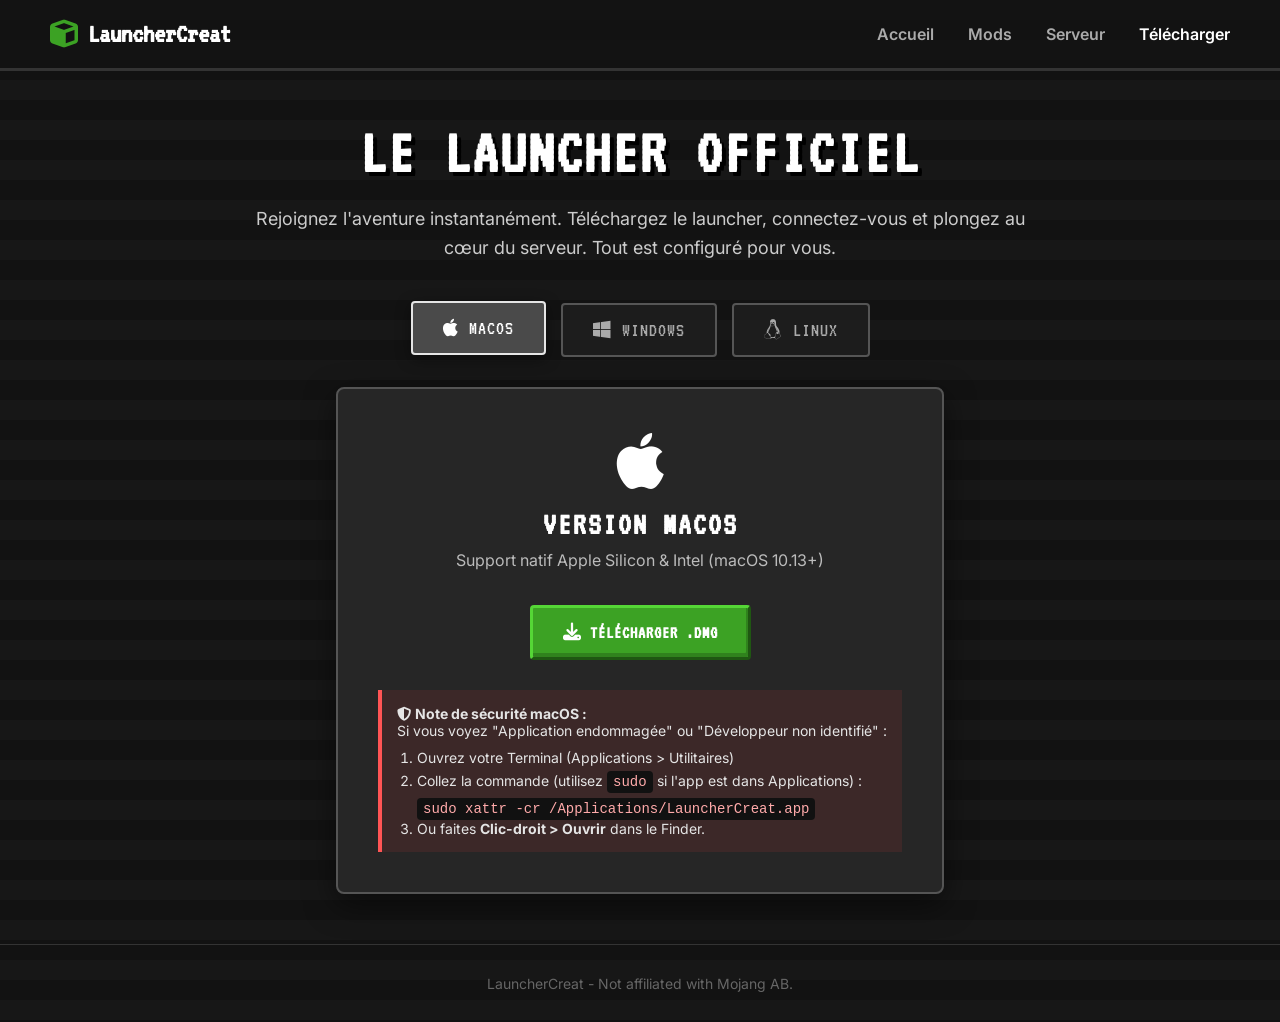
<file: index.html>
<!DOCTYPE html>
<html lang="fr">
<head>
    <meta charset="UTF-8">
    <meta name="viewport" content="width=device-width, initial-scale=1.0">
    <title>Télécharger LauncherCreat</title>
    <link rel="stylesheet" href="style.css">
    <link href="https://fonts.googleapis.com/css2?family=Inter:wght@400;700;900&family=VT323&display=swap" rel="stylesheet">
    <link rel="stylesheet" href="https://cdnjs.cloudflare.com/ajax/libs/font-awesome/6.4.0/css/all.min.css">
</head>
<body>

    <!-- Header -->
    <header class="header">
        <div class="logo">
            <i class="fas fa-cube"></i> LauncherCreat
        </div>
        <nav class="nav-links">
            <a href="#">Accueil</a>
            <a href="index2.html">Mods</a>
            <a href="#">Serveur</a>
            <a href="#" class="active">Télécharger</a>
        </nav>
    </header>

    <!-- Hero Section -->
    <div class="hero">
        <div class="hero-content">
            <h1 class="hero-title">LE LAUNCHER OFFICIEL</h1>
            <p class="hero-subtitle">Rejoignez l'aventure instantanément. Téléchargez le launcher, connectez-vous et plongez au cœur du serveur. Tout est configuré pour vous.</p>
            
            <div class="platform-tabs">
                <button class="tab-btn active" onclick="showPlatform('mac')"><i class="fab fa-apple"></i> macOS</button>
                <button class="tab-btn" onclick="showPlatform('win')"><i class="fab fa-windows"></i> Windows</button>
                <button class="tab-btn" onclick="showPlatform('lin')"><i class="fab fa-linux"></i> Linux</button>
            </div>

            <div class="downloads-container">
                <!-- MAC DETAILS -->
                <div id="mac-details" class="download-card active-card">
                    <i class="fab fa-apple fa-4x mb-3" style="color: #fff; margin-bottom: 15px;"></i>
                    <h2>Version macOS</h2>
                    <p style="color: #bbb; margin-bottom: 20px;">Support natif Apple Silicon & Intel (macOS 10.13+)</p>
                    <a href="https://github.com/Eaielectronic/web-launcher/releases/download/MAc/LauncherCreat-1.0.0-universal.dmg" class="btn btn-primary" download>
                        <i class="fas fa-download"></i> Télécharger .DMG
                    </a>
                    <div class="mac-warning" style="margin-top: 30px;">
                        <p><i class="fas fa-shield-alt"></i> <strong>Note de sécurité macOS :</strong></p>
                        <p>Si vous voyez "Application endommagée" ou "Développeur non identifié" :</p>
                        <ol>
                            <li>Ouvrez votre Terminal (Applications > Utilitaires)</li>
                            <li>Collez la commande (utilisez <code>sudo</code> si l'app est dans Applications) :<br>
                                <code>sudo xattr -cr /Applications/LauncherCreat.app</code>
                            </li>
                            <li>Ou faites <strong>Clic-droit > Ouvrir</strong> dans le Finder.</li>
                        </ol>
                    </div>
                </div>

                <!-- WINDOWS DETAILS -->
                <div id="win-details" class="download-card" style="display: none;">
                    <i class="fab fa-windows fa-4x mb-3" style="color: #0078D7; margin-bottom: 15px;"></i>
                    <h2>Version Windows</h2>
                    <p style="color: #bbb; margin-bottom: 20px;">Compatible Windows 10 & 11 (Architecture <strong>x64</strong>)</p>
                    <a href="https://github.com/Eaielectronic/web-launcher/releases/download/Win/LauncherCreat.Setup.1.0.0.exe" class="btn btn-primary" download>
                        <i class="fas fa-download"></i> Télécharger .EXE
                    </a>
                    <p style="margin-top: 25px; font-size: 14px; color: #888;">
                        * Si l'écran SmartScreen s'affiche, cliquez sur "Informations complémentaires" puis sur "Exécuter quand même".
                    </p>
                </div>

                <!-- LINUX DETAILS -->
                <div id="lin-details" class="download-card" style="display: none;">
                    <i class="fab fa-linux fa-4x mb-3" style="color: #FCC624; margin-bottom: 15px;"></i>
                    <h2>Version Linux</h2>
                    <p style="color: #bbb; margin-bottom: 20px;">Format universel AppImage (Architecture <strong>x64</strong>)</p>
                    <a href="https://github.com/Eaielectronic/web-launcher/releases/download/linux/LauncherCreat-1.0.0.AppImage" class="btn btn-primary" download>
                        <i class="fas fa-download"></i> Télécharger .AppImage
                    </a>
                    <div class="mac-warning" style="margin-top: 30px; border-color: #fcc624; background: rgba(252, 198, 36, 0.1);">
                        <p><strong style="color: #fcc624;"><i class="fas fa-terminal"></i> Instructions :</strong></p>
                        <ol>
                            <li>Après le téléchargement, rendez le fichier exécutable.</li>
                            <li><code>chmod +x "LauncherCreat-1.0.0.AppImage"</code></li>
                            <li>Double-cliquez pour lancer le jeu.</li>
                        </ol>
                    </div>
                </div>
            </div>
        </div>
    </div>

    <!-- Scripts -->
    <script>
        function showPlatform(platformId) {
            // Hide all details
            document.querySelectorAll('.download-card').forEach(el => el.style.display = 'none');
            // Remove active style from tabs
            document.querySelectorAll('.tab-btn').forEach(el => el.classList.remove('active'));
            
            // Show selected detail
            document.getElementById(platformId + '-details').style.display = 'block';
            // Mark tab as active
            event.currentTarget.classList.add('active');
        }
    </script>

    <!-- Footer -->
    <footer class="footer">
        <p>LauncherCreat - Not affiliated with Mojang AB.</p>
    </footer>

</body>
</html>
</file>
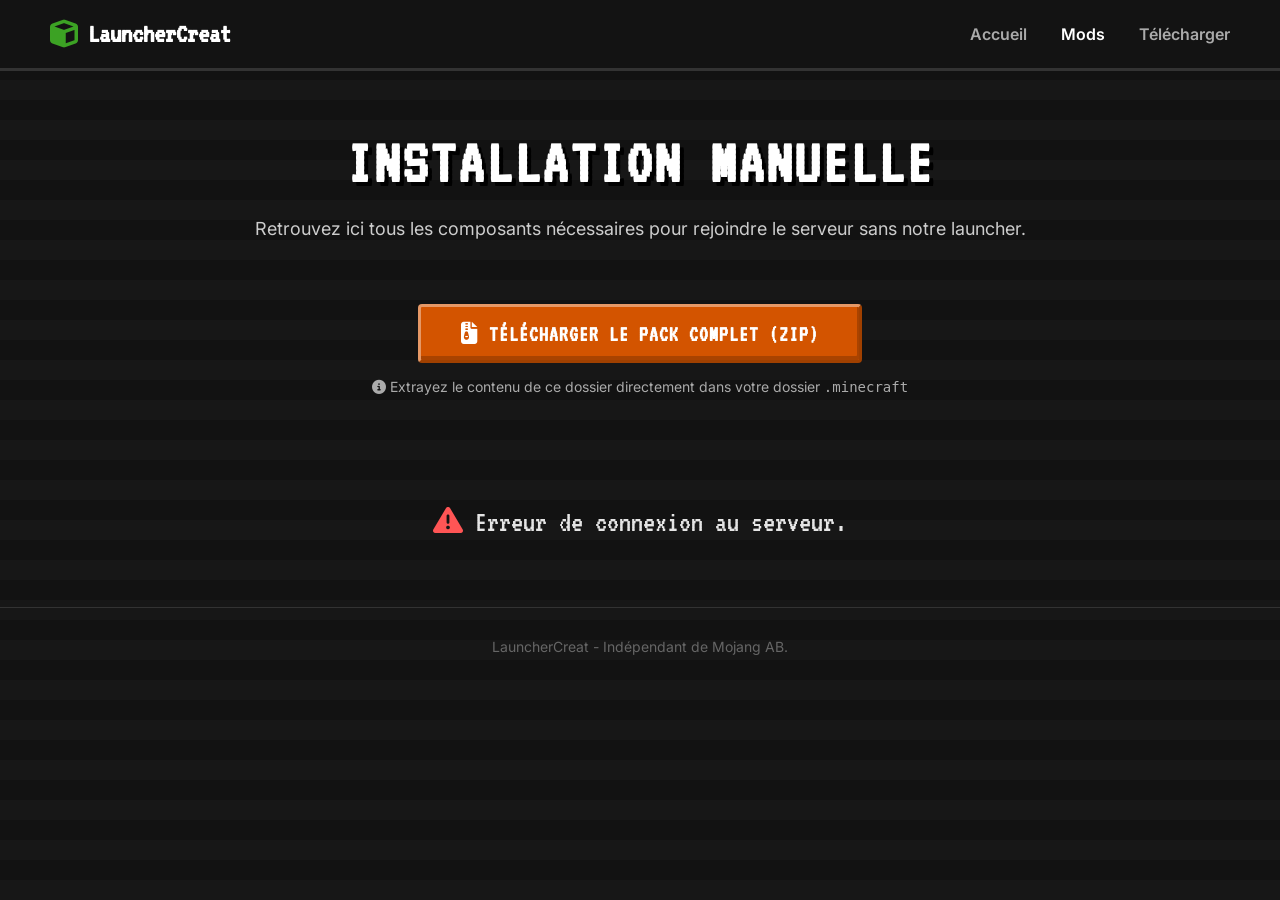
<file: index2.html>
<!DOCTYPE html>
<html lang="fr">
<head>
    <meta charset="UTF-8">
    <meta name="viewport" content="width=device-width, initial-scale=1.0">
    <title>Mods & Shaders - LauncherCreat</title>
    <link rel="stylesheet" href="style.css">
    <link href="https://fonts.googleapis.com/css2?family=Inter:wght@400;700;900&family=VT323&display=swap" rel="stylesheet">
    <link rel="stylesheet" href="https://cdnjs.cloudflare.com/ajax/libs/font-awesome/6.4.0/css/all.min.css">
    <style>
        .container { max-width: 1200px; margin: 0 auto; padding: 20px; }
        
        /* Infos de version */
        .version-banner {
            background: rgba(60, 162, 36, 0.15);
            border: 2px dashed var(--mc-green);
            border-radius: 8px;
            padding: 20px;
            margin-bottom: 40px;
            display: flex;
            justify-content: space-around;
            flex-wrap: wrap;
            gap: 20px;
            text-align: center;
        }
        .version-item span { display: block; color: var(--mc-green); font-weight: bold; font-size: 1.2rem; }

        /* Grilles */
        .grid {
            display: grid;
            grid-template-columns: repeat(auto-fill, minmax(300px, 1fr));
            gap: 20px;
            margin-bottom: 50px;
        }

        .section-title {
            font-family: 'VT323', monospace;
            font-size: 42px;
            border-bottom: 2px solid #333;
            margin-bottom: 30px;
            padding-bottom: 10px;
        }

        /* Cartes */
        .card {
            background: rgba(30, 30, 30, 0.8);
            border: 2px solid #444;
            padding: 20px;
            border-radius: 8px;
            transition: all 0.3s ease;
            display: flex;
            flex-direction: column;
            justify-content: space-between;
        }
        .card:hover { border-color: var(--mc-green); transform: translateY(-5px); background: rgba(45, 45, 45, 0.9); }
        
        .card-header { display: flex; align-items: center; gap: 15px; margin-bottom: 15px; }
        .card-header i { font-size: 2rem; color: var(--mc-green); }
        .card-title { font-family: 'VT323', monospace; font-size: 26px; color: #fff; line-height: 1; }
        
        /* Badges et Meta (Version & URL) */
        .version-badge {
            display: inline-block;
            background: rgba(60, 162, 36, 0.2);
            color: var(--mc-green-hover);
            border: 1px solid var(--mc-green);
            padding: 3px 8px;
            border-radius: 4px;
            font-size: 12px;
            font-family: 'Inter', sans-serif;
            font-weight: bold;
            margin-bottom: 10px;
        }
        
        .url-box {
            background: rgba(10, 10, 10, 0.6);
            border: 1px solid #333;
            padding: 8px;
            border-radius: 4px;
            font-family: monospace;
            font-size: 11px;
            color: #888;
            word-break: break-all;
            margin-bottom: 15px;
            max-height: 40px;
            overflow: hidden;
            text-overflow: ellipsis;
        }
        .url-box:hover { max-height: none; color: #aaa; }

        .card-desc { font-size: 14px; color: #aaa; margin-bottom: 15px; line-height: 1.4; }

        .btn-sm { font-size: 14px; padding: 10px 15px; margin-top: auto; text-align: center; }
        
        /* Bouton Spécial Pack ZIP */
        .btn-zip {
            background-color: #d35400;
            border-color: #a04000;
            border-top-color: #e59866;
            border-left-color: #e59866;
            font-size: 22px;
            padding: 15px 40px;
            margin-top: 20px;
        }
        .btn-zip:hover { background-color: #e67e22; }

        #loading { text-align: center; font-family: 'VT323', monospace; font-size: 30px; padding: 50px; }
    </style>
</head>
<body>

    <header class="header">
        <div class="logo"><i class="fas fa-cube"></i> LauncherCreat</div>
        <nav class="nav-links">
            <a href="index.html">Accueil</a>
            <a href="index2.html" class="active">Mods</a>
            <a href="index.html">Télécharger</a>
        </nav>
    </header>

    <div class="hero" style="min-height: auto; padding: 60px 20px 40px 20px;">
        <div class="hero-content">
            <h1 class="hero-title">Installation Manuelle</h1>
            <p class="hero-subtitle">Retrouvez ici tous les composants nécessaires pour rejoindre le serveur sans notre launcher.</p>
            
            <!-- Bouton Pack Complet -->
            <a href="https://github.com/Eaielectronic/Minecraft_launcher/releases/download/zip/mods_1.21.1.zip " class="btn btn-primary btn-zip">
                <i class="fas fa-file-archive"></i> Télécharger le Pack Complet (ZIP)
            </a>
            <p style="margin-top: 15px; font-size: 14px; color: #aaa;">
                <i class="fas fa-info-circle"></i> Extrayez le contenu de ce dossier directement dans votre dossier <code>.minecraft</code>
            </p>
        </div>
    </div>

    <div class="container">
        <div id="loading"><i class="fas fa-cog fa-spin"></i> Récupération des données...</div>
        
        <div id="content" style="display: none;">
            <!-- Infos Versions -->
            <div class="version-banner" id="version-info"></div>

            <!-- Section Mods -->
            <h2 class="section-title"><i class="fas fa-puzzle-piece"></i> Téléchargement à l'unité</h2>
            <div class="grid" id="mods-grid"></div>

            <!-- Section Shaders -->
            <h2 class="section-title"><i class="fas fa-sun"></i> Les Shaders</h2>
            <div class="grid" id="shaders-grid"></div>
        </div>
    </div>

    <footer class="footer">
        <p>LauncherCreat - Indépendant de Mojang AB.</p>
    </footer>

    <script>
        const JSON_URL = "https://raw.githubusercontent.com/Eaielectronic/Minecraft_launcher/refs/heads/main/liste.json";

        function extractVersionFromUrl(url) {
            const filename = url.split('/').pop().replace('.jar', '').replace('.zip', '');
            const match = filename.match(/[0-9]+\.[0-9]+[a-zA-Z0-9\.\-\+]*/);
            return match ? match[0] : 'Version inconnue';
        }

        async function fetchData() {
            try {
                const response = await fetch(JSON_URL);
                const data = await response.json();
                
                document.getElementById('loading').style.display = 'none';
                document.getElementById('content').style.display = 'block';

                const infoBanner = document.getElementById('version-info');
                infoBanner.innerHTML = `
                    <div class="version-item">Minecraft <span>${data.minecraft_version}</span></div>
                    <div class="version-item">Forge/NeoForge <span>${data.forge_version}</span></div>
                    <div class="version-item">
                        <a href="${data.forge_installer_url}" class="btn btn-secondary btn-sm"><i class="fas fa-cogs"></i> Installer Forge</a>
                    </div>
                `;

                const modsGrid = document.getElementById('mods-grid');
                data.mods.forEach(mod => {
                    const version = extractVersionFromUrl(mod.url);
                    modsGrid.innerHTML += `
                        <div class="card">
                            <div class="card-info">
                                <div class="card-header">
                                    <i class="fas fa-file-code"></i>
                                    <div class="card-title">${mod.name}</div>
                                </div>
                                <div class="version-badge"><i class="fas fa-tag"></i> v ${version}</div>
                                <div class="url-box" title="${mod.url}">${mod.url}</div>
                            </div>
                            <a href="${mod.url}" class="btn btn-primary btn-sm" download>
                                <i class="fas fa-download"></i> Télécharger .JAR
                            </a>
                        </div>
                    `;
                });

                const shadersGrid = document.getElementById('shaders-grid');
                data.shaderpacks.forEach(shader => {
                    const version = extractVersionFromUrl(shader.url);
                    shadersGrid.innerHTML += `
                        <div class="card">
                            <div class="card-info">
                                <div class="card-header">
                                    <i class="fas fa-cloud-sun"></i>
                                    <div class="card-title">${shader.name}</div>
                                </div>
                                <div class="version-badge"><i class="fas fa-tag"></i> v ${version}</div>
                                <div class="card-desc">${shader.description}</div>
                                <div class="url-box" title="${shader.url}">${shader.url}</div>
                            </div>
                            <a href="${shader.url}" class="btn btn-primary btn-sm" download>
                                <i class="fas fa-download"></i> Télécharger .ZIP
                            </a>
                        </div>
                    `;
                });

            } catch (error) {
                console.error("Erreur:", error);
                document.getElementById('loading').innerHTML = '<i class="fas fa-exclamation-triangle" style="color: #ff5555;"></i> Erreur de connexion au serveur.';
            }
        }

        fetchData();
    </script>
</body>
</html>
</file>
<file: style.css>
:root {
    --mc-green: #3ca224;
    --mc-green-hover: #45b929;
    --mc-gray: #3B3B3B;
    --mc-dark: #121212;
    --mc-text: #E5E5E5;
}

* {
    box-sizing: border-box;
    margin: 0;
    padding: 0;
}

body {
    font-family: 'Inter', sans-serif;
    background-color: var(--mc-dark);
    color: var(--mc-text);
    /* Very subtle dirt background pattern */
    background-image: url("data:image/svg+xml,%3Csvg width='40' height='40' viewBox='0 0 40 40' xmlns='http://www.w3.org/2000/svg'%3E%3Cpath d='M0 0h40v40H0V0zm20 20h20v20H20V20zM0 20h20v20H0V20z' fill='%231d1d1d' fill-opacity='0.4' fill-rule='evenodd'/%3E%3C/svg%3E");
}

h1, h2, h3 {
    font-family: 'VT323', monospace;
    text-transform: uppercase;
    letter-spacing: 2px;
}

/* Header */
.header {
    display: flex;
    justify-content: space-between;
    align-items: center;
    padding: 20px 50px;
    background: rgba(20, 20, 20, 0.95);
    border-bottom: 3px solid #333;
    position: sticky;
    top: 0;
    z-index: 100;
}

.logo {
    font-family: 'VT323', monospace;
    font-size: 28px;
    color: white;
    font-weight: bold;
    display: flex;
    align-items: center;
    gap: 10px;
}

.logo i {
    color: var(--mc-green);
}

.nav-links a {
    color: #aaa;
    text-decoration: none;
    margin-left: 30px;
    font-weight: 600;
    transition: color 0.2s;
}

.nav-links a:hover, .nav-links a.active {
    color: white;
}

/* Hero Section */
.hero {
    display: flex;
    justify-content: center;
    align-items: center;
    min-height: 80vh;
    padding: 50px 20px;
    text-align: center;
}

.hero-content {
    max-width: 800px;
}

.hero-title {
    font-size: 64px;
    color: white;
    margin-bottom: 20px;
    text-shadow: 4px 4px 0 #000;
}

.hero-subtitle {
    font-size: 18px;
    color: #ccc;
    line-height: 1.6;
    margin-bottom: 40px;
}

/* Download Card Mac */
.download-card {
    background: rgba(40, 40, 40, 0.9);
    border: 2px solid #555;
    border-radius: 8px;
    padding: 40px;
    box-shadow: 0 10px 30px rgba(0,0,0,0.5);
    display: inline-block;
}

.download-card h2 {
    font-size: 32px;
    margin-bottom: 10px;
    color: white;
}

.mac-warning {
    margin-top: 25px;
    background: rgba(255, 60, 60, 0.1);
    border-left: 4px solid #ff5555;
    padding: 15px;
    text-align: left;
    font-size: 14px;
}

.mac-warning code {
    background: #111;
    padding: 3px 6px;
    border-radius: 4px;
    font-family: monospace;
    display: inline-block;
    margin-top: 5px;
    color: #ffaaaa;
}

.mac-warning ol {
    margin-left: 20px;
    margin-top: 10px;
}

/* Buttons */
.btn {
    display: inline-block;
    padding: 15px 30px;
    font-size: 18px;
    font-weight: bold;
    text-decoration: none;
    border-radius: 4px;
    transition: all 0.2s;
    text-transform: uppercase;
    font-family: 'VT323', monospace;
    letter-spacing: 1px;
}

.btn-primary {
    background-color: var(--mc-green);
    color: white;
    border: 3px solid #1f5712;
    border-top-color: #55d636;
    border-left-color: #55d636;
    box-shadow: inset -2px -4px rgba(0,0,0,0.2);
    margin-top: 15px;
}

.btn-primary:hover {
    background-color: var(--mc-green-hover);
    transform: translateY(-2px);
}

.btn-secondary {
    background-color: #555;
    color: white;
    border: 3px solid #333;
    border-top-color: #777;
    border-left-color: #777;
    margin-top: 10px;
}

.btn-secondary:hover {
    background-color: #666;
}

/* Platform Tabs */
.platform-tabs {
    display: flex;
    justify-content: center;
    gap: 15px;
    margin-bottom: 30px;
    flex-wrap: wrap;
}

.tab-btn {
    background: rgba(30, 30, 30, 0.8);
    border: 2px solid #555;
    color: #aaa;
    padding: 15px 30px;
    font-size: 20px;
    font-family: 'VT323', monospace;
    text-transform: uppercase;
    letter-spacing: 1px;
    border-radius: 4px;
    cursor: pointer;
    transition: all 0.2s;
    display: flex;
    align-items: center;
    gap: 10px;
}

.tab-btn:hover {
    background: rgba(50, 50, 50, 0.9);
    color: white;
}

.tab-btn.active {
    background: rgba(80, 80, 80, 0.9);
    border-color: var(--mc-text);
    color: white;
    transform: translateY(-2px);
    box-shadow: 0 4px 15px rgba(0,0,0,0.4);
}

.downloads-container {
    perspective: 1000px;
}

/* Footer */
.footer {
    text-align: center;
    padding: 30px;
    border-top: 1px solid #333;
    color: #666;
    font-size: 14px;
}
</file>
